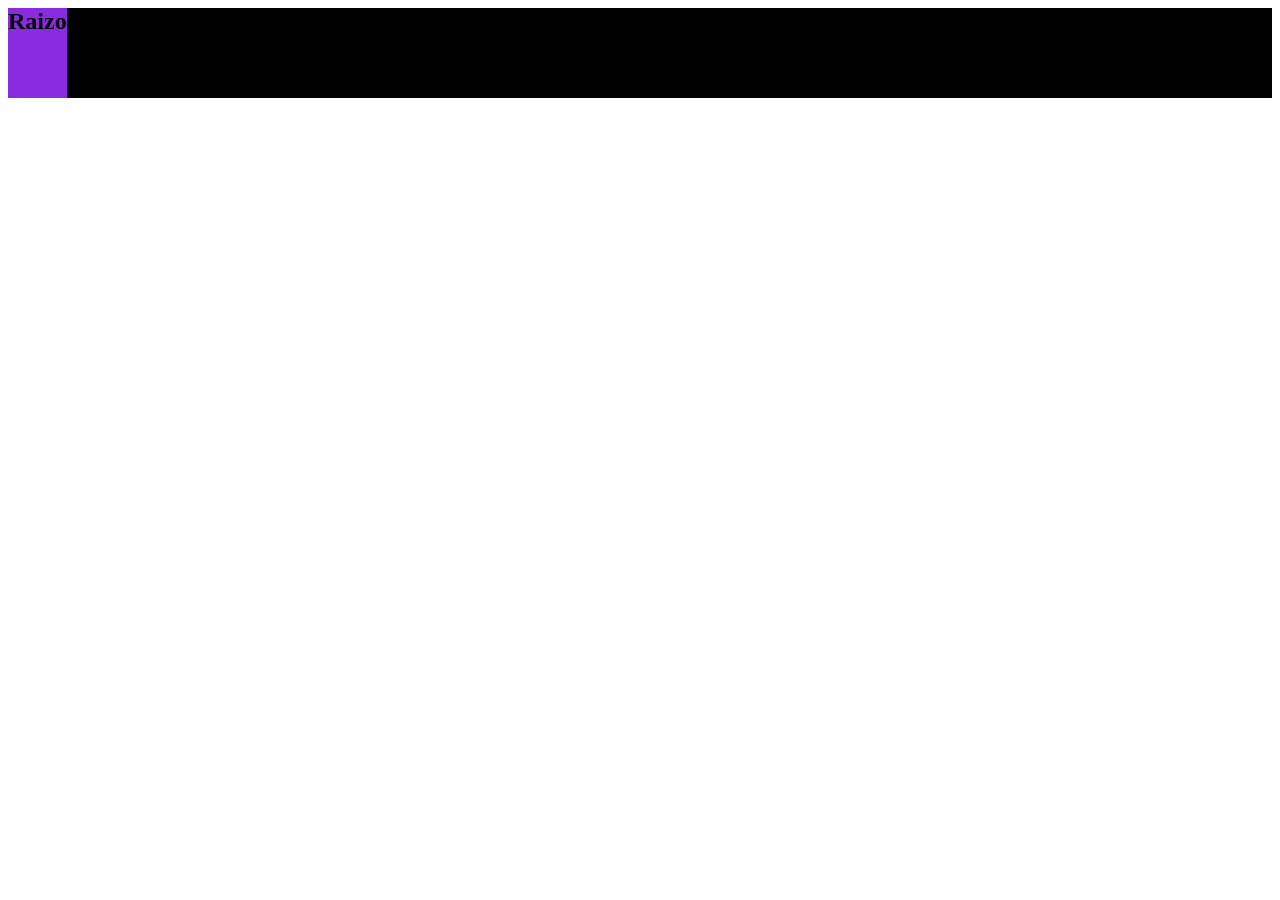
<file: index.html>
<!DOCTYPE html>
<html lang="en">
<head>
    <meta charset="UTF-8">
    <meta name="viewport" content="width=device-width, initial-scale=1.0">
    <title>practice 1</title>
    <link rel="stylesheet" href="style.css">
</head>
<body>
    
    <nav style="background-color: black; height: 10vh; cursor: pointer; position: relative; text-align: center;">

        <h1 style="background-color: blueviolet; position: absolute; margin-top: 0;height: 10vh; text-align: center;">Raizo</h1>
    </nav>
    



    <script src="main.js"></script>
</body>
</html>
</file>
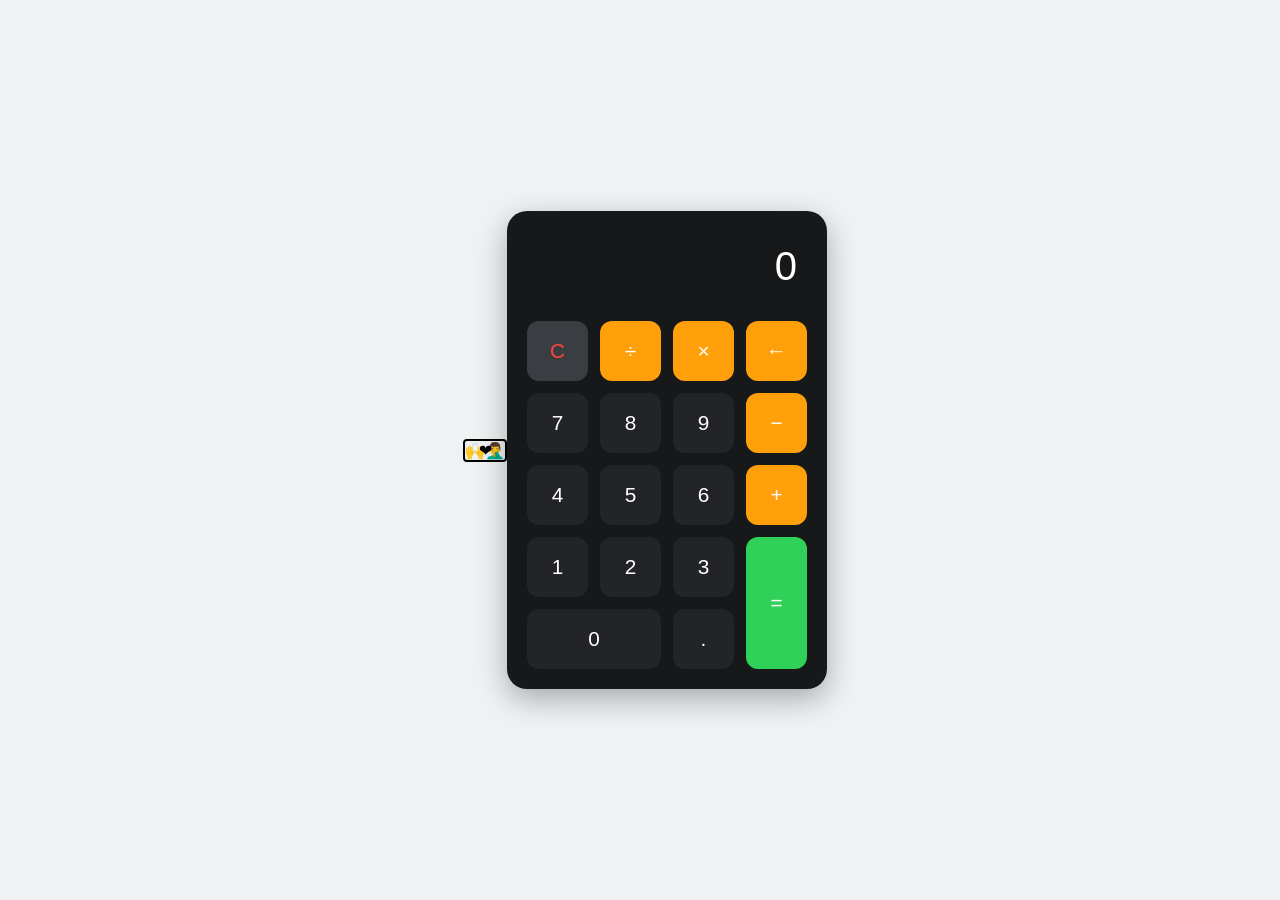
<file: text50min-project/index.html>
<!DOCTYPE html>
<html lang="en">

<head>
    <meta charset="UTF-8">
    <meta name="viewport" content="width=device-width, initial-scale=1.0">
    <title>Modern JavaScript Calculator</title>
    <link rel="stylesheet" href="style.css">
</head>

<body>


    <div class="close"
        style="display: flex; align-items: center; justify-content: center; justify-content: space-evenly; margin-left: 10px; margin-top: 0px; background-color: none; border: 2px solid black; border-radius: 4px;">
        <div class="close" style="position: absolute; ">❤</div>
        <div class="minimiz">🙌</div>
        <div class="maximize">🤦‍♂️</div>
    </div>
    <div class="calculator">
        <input type="text" id="display" readonly value="0">
        <div class="buttons">
            <button class="btn btn-clear" onclick="clearDisplay()">C</button>
            <button class="btn btn-operator" onclick="appendOperator('/')">&divide;</button>
            <button class="btn btn-operator" onclick="appendOperator('*')">&times;</button>
            <button class="btn btn-operator" onclick="deleteLast()">&larr;</button>
            <button class="btn" onclick="appendNumber('7')">7</button>
            <button class="btn" onclick="appendNumber('8')">8</button>
            <button class="btn" onclick="appendNumber('9')">9</button>
            <button class="btn btn-operator" onclick="appendOperator('-')">&minus;</button>
            <button class="btn" onclick="appendNumber('4')">4</button>
            <button class="btn" onclick="appendNumber('5')">5</button>
            <button class="btn" onclick="appendNumber('6')">6</button>
            <button class="btn btn-operator" onclick="appendOperator('+')">+</button>
            <button class="btn" onclick="appendNumber('1')">1</button>
            <button class="btn" onclick="appendNumber('2')">2</button>
            <button class="btn" onclick="appendNumber('3')">3</button>
            <button class="btn btn-equal" onclick="calculate()">=</button>
            <button class="btn btn-zero" onclick="appendNumber('0')">0</button>
            <button class="btn" onclick="appendNumber('.')">.</button>
        </div>
    </div>
    <script src="script.js"></script>
</body>

</html>
</file>
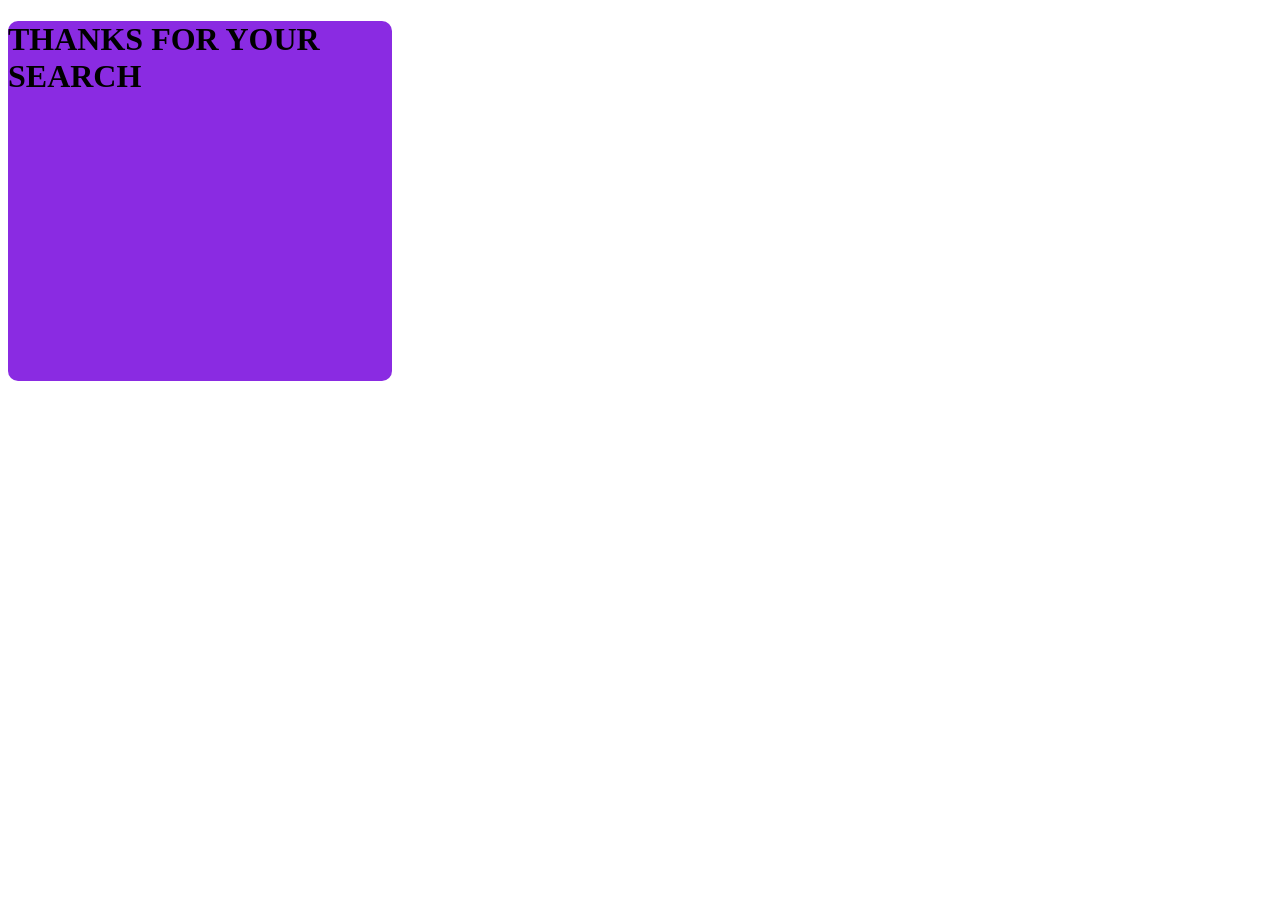
<file: text50min-project/submit.html>
<!DOCTYPE html>
<html lang="en">
<head>
    <meta charset="UTF-8">
    <meta name="viewport" content="width=device-width, initial-scale=1.0">
    <title>submit sussafully</title>
    <style>

        div {
            height: 40vh;
            width : 30vw;
            background-color: blueviolet;
            border-radius: 10px;
        }
    </style>
</head>
<body>

    <div>
        <h1>THANKS FOR YOUR SEARCH</h1>


    </div>
    
</body>
</html>
</file>
<file: style.css>
main{
    display: flex;
    align-items: center;
    justify-content: space-evenly;
    flex-direction: column;
    flex-direction: row;
}
.leftcentenier{
    background-color:#f2f2f2;
    width: 25vw;
    height: 100vh;
    border: solid black;
}

.rightcentenier{
    background-color:#f2f2f2;
    width: 75vw;
    height: 100vh;
    border: solid ;
    border-color: black black black transparent;
    border-radius: 4px;
    flex-direction: column;
    overflow-y: auto;
}
</file>
<file: text50min-project/style.css>
* {
  margin: 0;
  padding: 0;
  box-sizing: border-box;
  font-family: sans-serif;
}
body {
  display: flex;
  justify-content: center;
  align-items: center;
  min-height: 100vh;
  background-color: #eef2f3;
}
.calculator {
  width: 320px;
  background-color: #17181a;
  border-radius: 20px;
  padding: 20px;
  box-shadow: 0px 10px 30px rgba(0, 0, 0, 0.3);
}
#display {
  width: 100%;
  height: 70px;
  background: transparent;
  border: none;
  text-align: right;
  color: #ffffff;
  font-size: 2.5rem;
  padding: 10px;
  margin-bottom: 20px;
}
.buttons {
  display: grid;
  grid-template-columns: repeat(4, 1fr);
  gap: 12px;
}
.btn {
  height: 60px;
  border-radius: 12px;
  border: none;
  font-size: 1.3rem;
  background-color: #222427;
  color: #ffffff;
  cursor: pointer;
}
.btn-operator {
  background-color: #ff9f0a;
}
.btn-clear {
  background-color: #3a3d42;
  color: #ff453a;
}
.btn-equal {
  grid-row: span 2;
  height: 132px;
  background-color: #30d158;
}
.btn-zero {
  grid-column: span 2;
}
</file>
